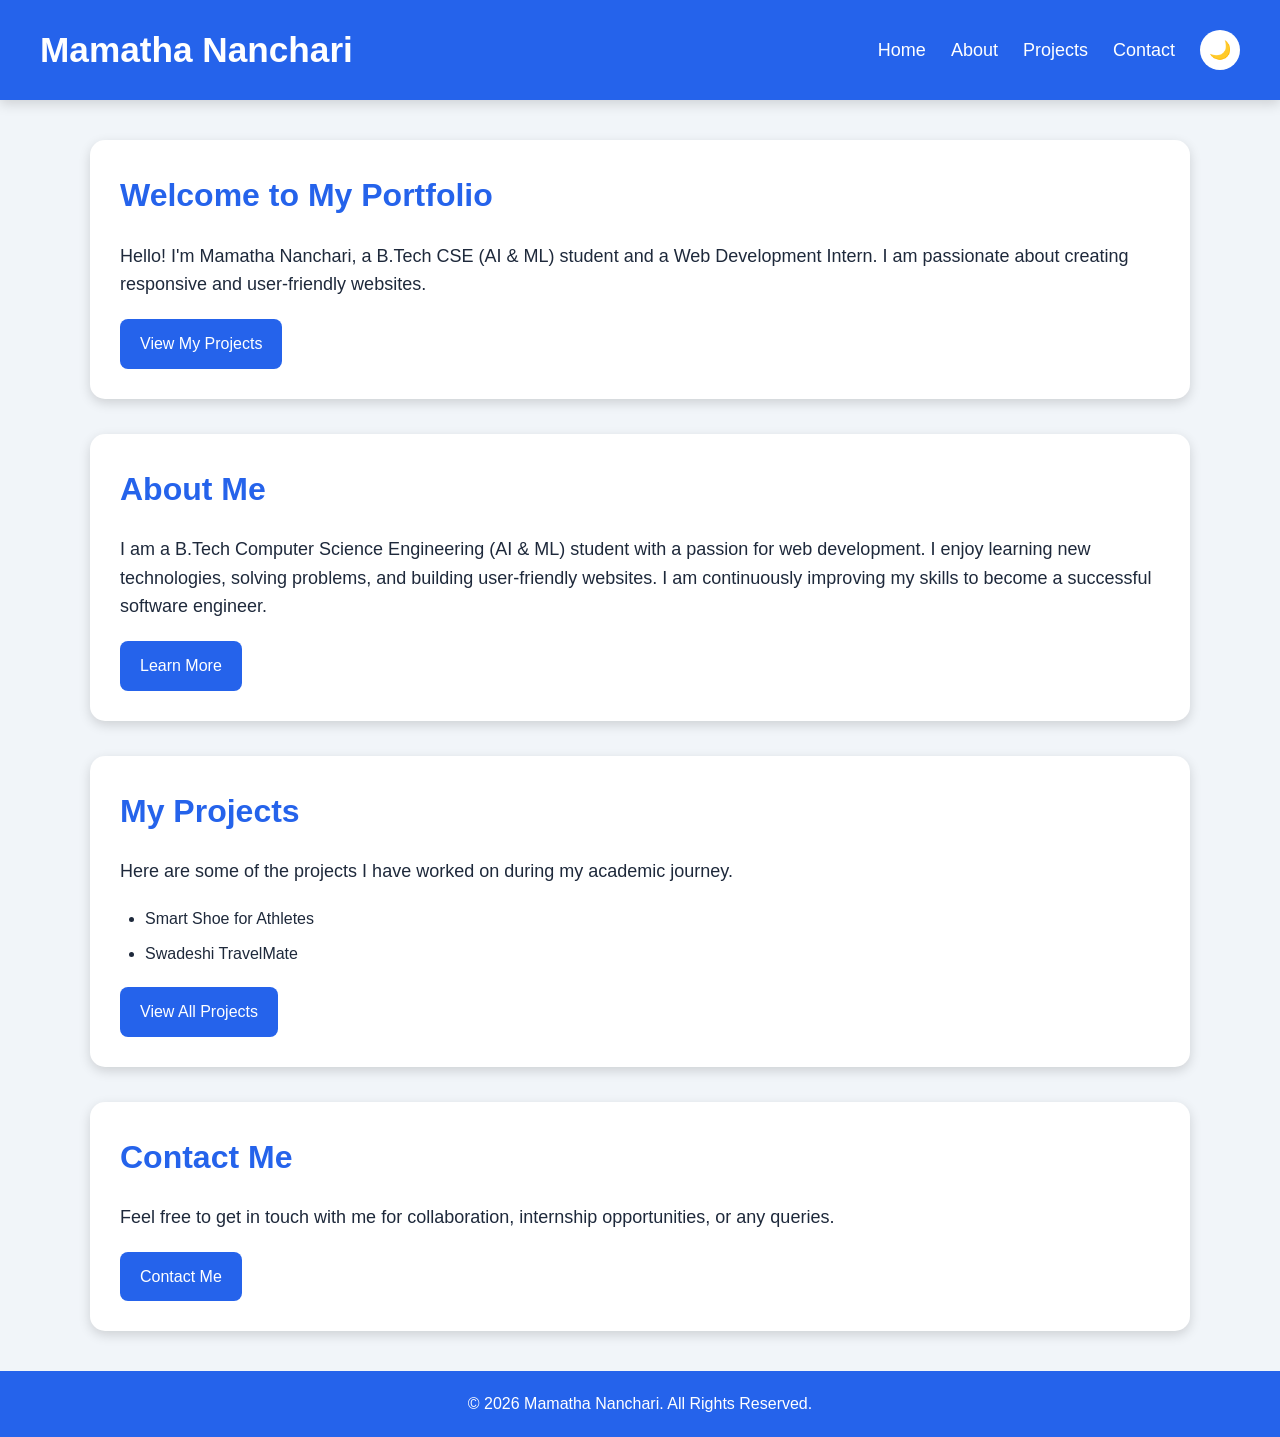
<file: index.html>
<!DOCTYPE html>
<html lang="en">

<head>
    <meta charset="UTF-8">
    <meta name="viewport" content="width=device-width, initial-scale=1.0">

    <meta name="description" content="Personal Portfolio Website of Mamatha Nanchari">
    <meta name="keywords" content="Portfolio, HTML5, CSS3, Web Development, Student">
    <meta name="author" content="Mamatha Nanchari">

    <title>Mamatha Nanchari | Portfolio</title>

    <link rel="stylesheet" href="css/style.css">
</head>

<body>

<header class="header">

    <h1>Mamatha Nanchari</h1>

    <nav class="navbar" aria-label="Main Navigation">
        <a href="index.html">Home</a>
        <a href="about.html">About</a>
        <a href="projects.html">Projects</a>
        <a href="contact.html">Contact</a>

        <button id="theme-toggle">🌙</button>
    </nav>

</header>

<main class="container">

    <section class="card">

        <h2>Welcome to My Portfolio</h2>

        <p>
            Hello! I'm Mamatha Nanchari, a B.Tech CSE (AI & ML) student and a Web Development Intern.
            I am passionate about creating responsive and user-friendly websites.
        </p>

        <a href="projects.html">View My Projects</a>

    </section>

    <section class="card">

        <h2>About Me</h2>

        <p>
            I am a B.Tech Computer Science Engineering (AI & ML) student with a passion for web development.
            I enjoy learning new technologies, solving problems, and building user-friendly websites.
            I am continuously improving my skills to become a successful software engineer.
        </p>

        <a href="about.html">Learn More</a>

    </section>

    <section class="card">

        <h2>My Projects</h2>

        <p>
            Here are some of the projects I have worked on during my academic journey.
        </p>

        <ul>
            <li>Smart Shoe for Athletes</li>
            <li>Swadeshi TravelMate</li>
        </ul>

        <a href="projects.html">View All Projects</a>

    </section>

    <section class="card">

        <h2>Contact Me</h2>

        <p>
            Feel free to get in touch with me for collaboration,
            internship opportunities, or any queries.
        </p>

        <a href="contact.html">Contact Me</a>

    </section>

</main>

<footer>

    <p>&copy; 2026 Mamatha Nanchari. All Rights Reserved.</p>

</footer>

<script src="script.js"></script>

</body>

</html>
</file>
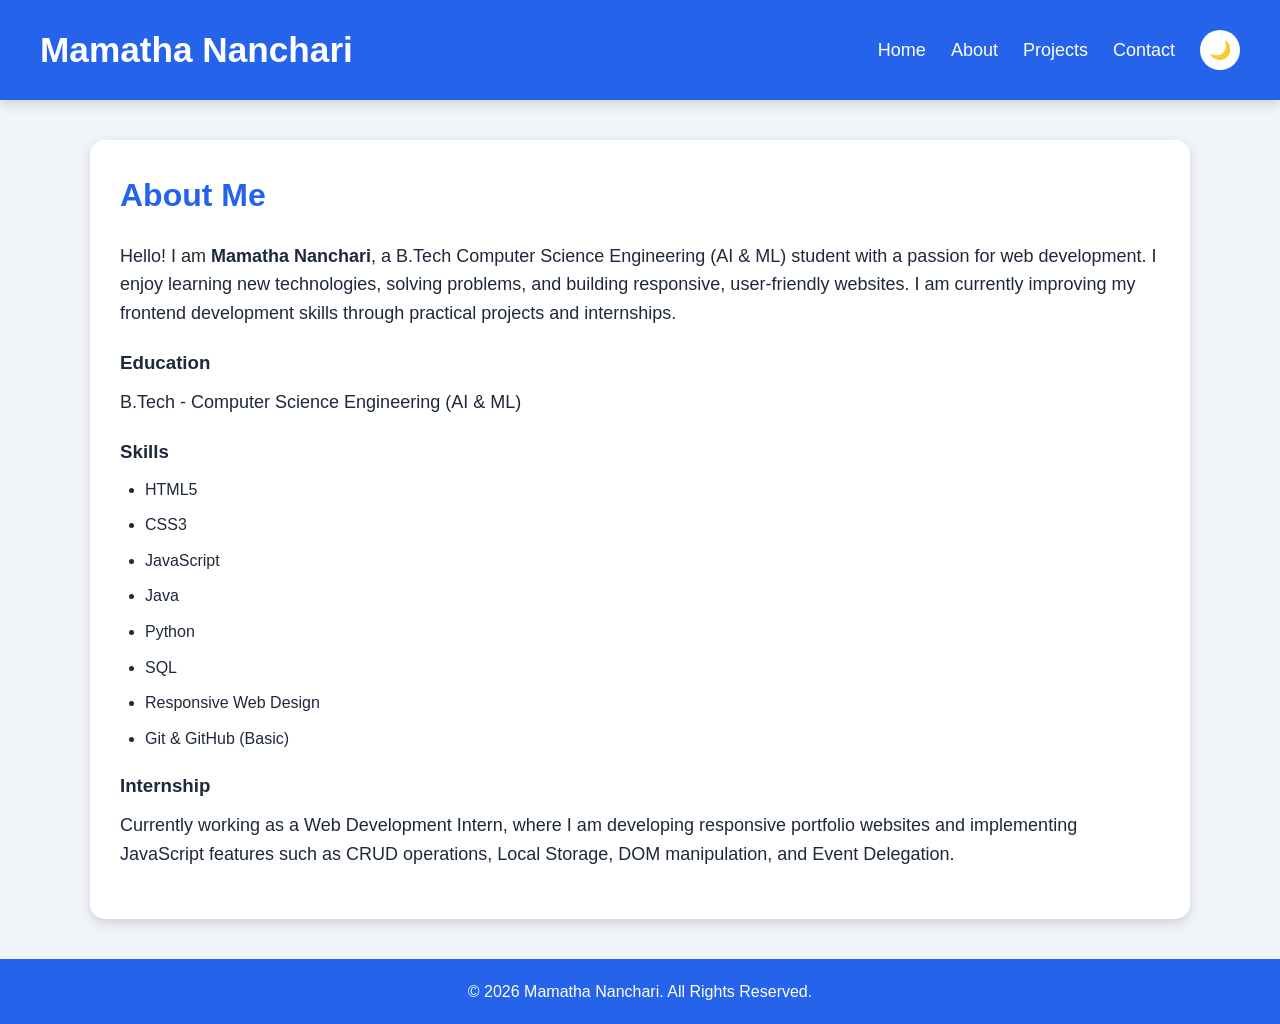
<file: about.html>
<!DOCTYPE html>
<html lang="en">

<head>
    <meta charset="UTF-8">
    <meta name="viewport" content="width=device-width, initial-scale=1.0">

    <meta name="description" content="About Mamatha Nanchari">
    <meta name="keywords" content="Portfolio, HTML5, CSS3, Web Development, Student">
    <meta name="author" content="Mamatha Nanchari">

    <title>About | Mamatha Nanchari</title>

    <link rel="stylesheet" href="css/style.css">
</head>

<body>

    <header class="header">
        <h1>Mamatha Nanchari</h1>

        <nav class="navbar" aria-label="Main Navigation">
            <a href="index.html">Home</a>
            <a href="about.html">About</a>
            <a href="projects.html">Projects</a>
            <a href="contact.html">Contact</a>
            <button id="theme-toggle">🌙</button>
        </nav>
    </header>

    <main class="container">

        <section class="card">

            <h2>About Me</h2>

            <p>
                Hello! I am <strong>Mamatha Nanchari</strong>, a B.Tech Computer Science Engineering (AI & ML) student with a passion for web development. I enjoy learning new technologies, solving problems, and building responsive, user-friendly websites. I am currently improving my frontend development skills through practical projects and internships.
            </p>

            <h3>Education</h3>

            <p>
                B.Tech - Computer Science Engineering (AI & ML)
            </p>

            <h3>Skills</h3>

            <ul>
                <li>HTML5</li>
                <li>CSS3</li>
                <li>JavaScript</li>
                <li>Java</li>
                <li>Python</li>
                <li>SQL</li>
                <li>Responsive Web Design</li>
                <li>Git & GitHub (Basic)</li>
            </ul>

            <h3>Internship</h3>

            <p>
                Currently working as a Web Development Intern, where I am developing responsive portfolio websites and implementing JavaScript features such as CRUD operations, Local Storage, DOM manipulation, and Event Delegation.
            </p>

        </section>

    </main>

    <footer>
        <p>&copy; 2026 Mamatha Nanchari. All Rights Reserved.</p>
    </footer>

    <script src="script.js"></script>

</body>

</html>
</file>
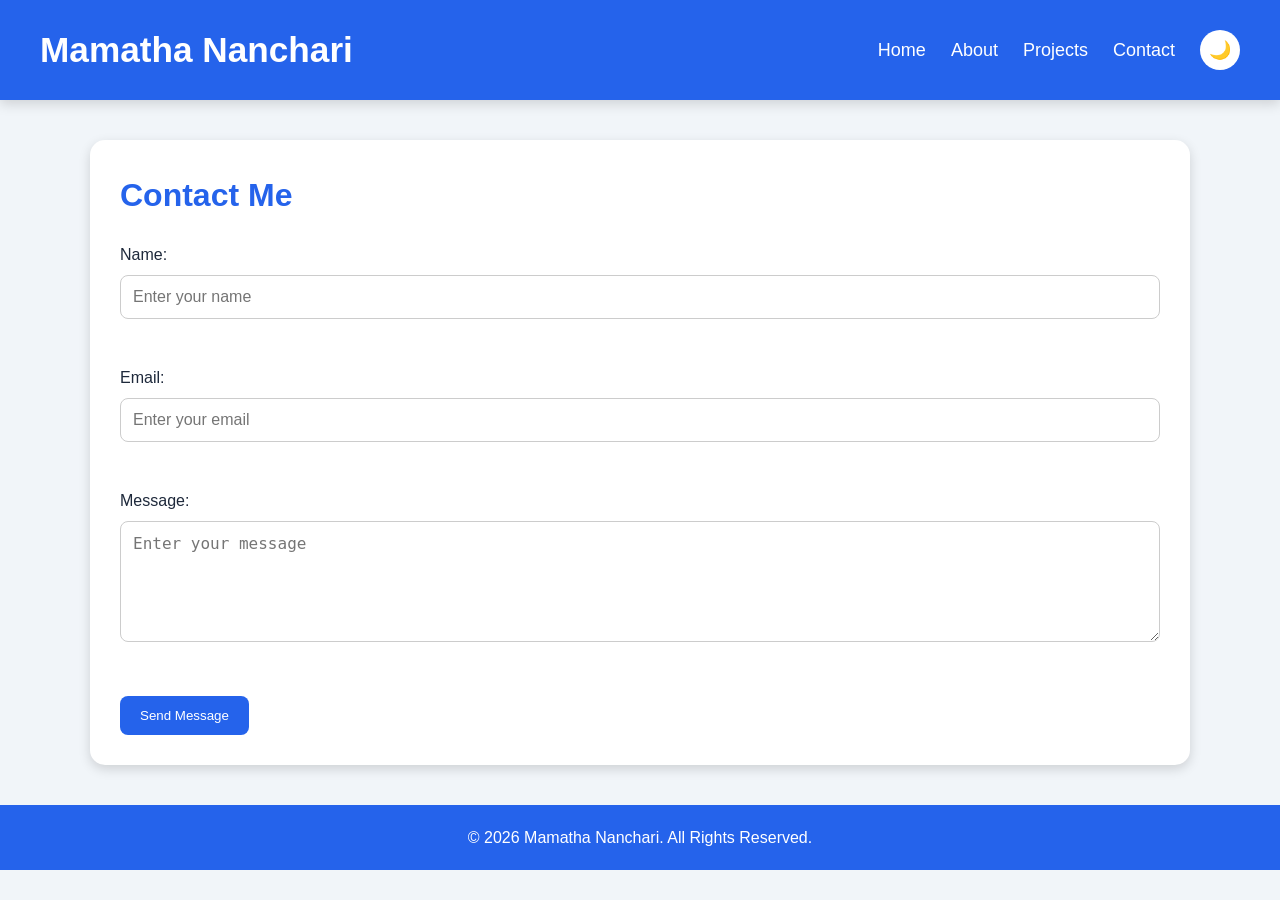
<file: contact.html>
<!DOCTYPE html>
<html lang="en">

<head>
    <meta charset="UTF-8">
    <meta name="viewport" content="width=device-width, initial-scale=1.0">

    <meta name="description" content="Contact Mamatha Nanchari">
    <meta name="keywords" content="Portfolio, HTML5, CSS3, Contact">
    <meta name="author" content="Mamatha Nanchari">

    <title>Contact | Mamatha Nanchari</title>

    <link rel="stylesheet" href="css/style.css">
</head>

<body>

    <header class="header">
        <h1>Mamatha Nanchari</h1>

        <nav class="navbar" aria-label="Main Navigation">
            <a href="index.html">Home</a>
            <a href="about.html">About</a>
            <a href="projects.html">Projects</a>
            <a href="contact.html">Contact</a>
            <button id="theme-toggle">🌙</button>
        </nav>
    </header>

    <main class="container">

        <section class="card">

            <h2>Contact Me</h2>

            <form>

                <label for="name">Name:</label><br>
                <input
                    type="text"
                    id="name"
                    name="name"
                    placeholder="Enter your name"
                    required>

                <br><br>

                <label for="email">Email:</label><br>
                <input
                    type="email"
                    id="email"
                    name="email"
                    placeholder="Enter your email"
                    required>

                <br><br>

                <label for="message">Message:</label><br>

                <textarea
                    id="message"
                    name="message"
                    rows="5"
                    placeholder="Enter your message"
                    required></textarea>

                <br><br>

                <button type="submit">
                    Send Message
                </button>

            </form>

        </section>

    </main>

    <footer>
        <p>&copy; 2026 Mamatha Nanchari. All Rights Reserved.</p>
    </footer>

    <script src="script.js"></script>

</body>

</html>
</file>
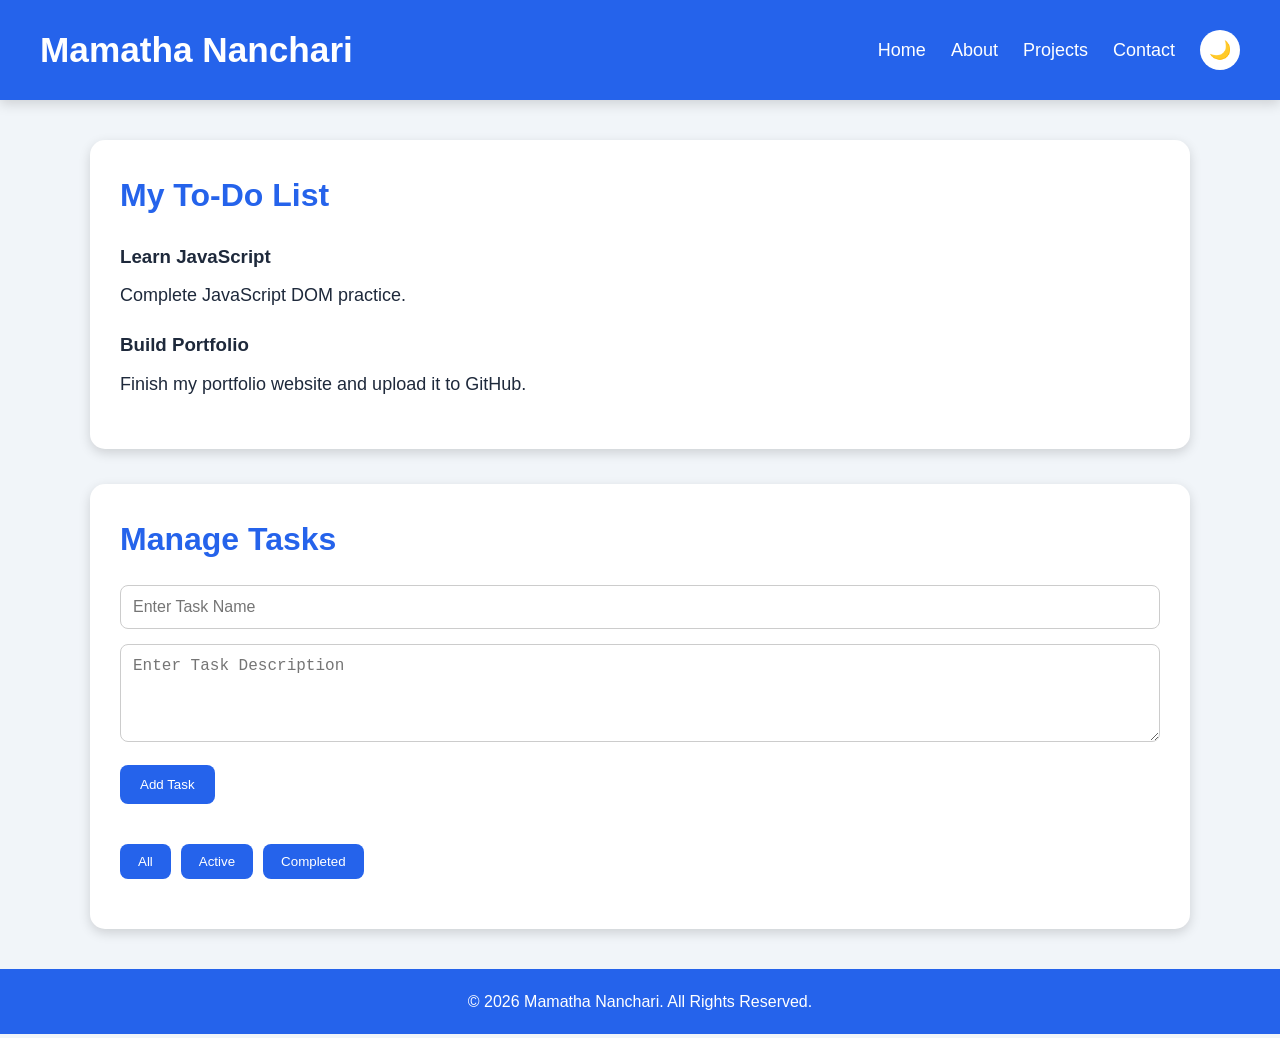
<file: projects.html>
<!DOCTYPE html>
<html lang="en">

<head>
    <meta charset="UTF-8">
    <meta name="viewport" content="width=device-width, initial-scale=1.0">

    <meta name="description" content="Projects of Mamatha Nanchari">
    <meta name="keywords" content="Portfolio, HTML5, CSS3, JavaScript, Projects">
    <meta name="author" content="Mamatha Nanchari">

    <title>Projects | Mamatha Nanchari</title>

    <link rel="stylesheet" href="css/style.css">
</head>

<body>

    <!-- Header -->
    <header class="header">

        <h1>Mamatha Nanchari</h1>

        <nav class="navbar" aria-label="Main Navigation">
            <a href="index.html">Home</a>
            <a href="about.html">About</a>
            <a href="projects.html">Projects</a>
            <a href="contact.html">Contact</a>
            <button id="theme-toggle">🌙</button>
        </nav>

    </header>

    <main class="container">

        <!-- Existing Projects -->

        <section class="card">

            <h2>My To-Do List</h2>

            <article class="project-box">
                <h3>Learn JavaScript</h3>

                <p>
                   Complete JavaScript DOM practice.
                </p>
            </article>

            <article class="project-box">

                <h3>Build Portfolio</h3>

                <p>
                    Finish my portfolio website and upload it to GitHub.
                </p>

            </article>

        </section>

        <!-- ========================= -->
        <!-- Task 3 - Project Manager -->
        <!-- ========================= -->

        <section class="card" id="manage-projects">

            <h2>Manage Tasks</h2>

            <input
                type="text"
                id="projectName"
                placeholder="Enter Task Name">

            <textarea
                id="projectDesc"
                rows="4"
                placeholder="Enter Task Description"></textarea>

            <button id="addProjectBtn">
                Add Task
            </button>

            <div class="filters">

                <button id="allBtn">
                    All
                </button>

                <button id="activeBtn">
                    Active
                </button>

                <button id="completedBtn">
                    Completed
                </button>

            </div>

            <!-- Projects Added by JavaScript -->

            <div id="projectList">

            </div>

        </section>

    </main>

    <!-- Footer -->

    <footer>

        <p>&copy; 2026 Mamatha Nanchari. All Rights Reserved.</p>

    </footer>

    <script src="script.js"></script>

</body>

</html>
</file>
<file: css/style.css>
/* ================================
   CSS VARIABLES
================================ */

:root{
    --primary:#2563eb;
    --secondary:#1d4ed8;
    --white:#ffffff;
    --dark:#1e293b;
    --light:#f1f5f9;
    --shadow:0 4px 12px rgba(0,0,0,0.15);
}

/* ================================
   RESET
================================ */

*{
    margin:0;
    padding:0;
    box-sizing:border-box;
}

/* ================================
   BODY
================================ */

body{
    font-family:Arial, Helvetica, sans-serif;
    background:var(--light);
    color:var(--dark);
    line-height:1.6;
    transition:.4s;
}

/* ================================
   HEADER
================================ */

.header{
    background:var(--primary);
    color:white;
    display:flex;
    justify-content:space-between;
    align-items:center;
    padding:22px 40px;
    box-shadow:var(--shadow);
}

.header h1{
    font-size:2.2rem;
}

/* ================================
   NAVBAR
================================ */

.navbar{
    display:flex;
    align-items:center;
    gap:25px;
}

.navbar a{
    color:white;
    text-decoration:none;
    font-size:18px;
    font-weight:500;
    transition:.3s;
}

.navbar a:hover{
    color:#ffd43b;
}

/* ================================
   THEME BUTTON
================================ */

#theme-toggle{
    width:40px;
    height:40px;
    border:none;
    border-radius:50%;
    cursor:pointer;
    background:white;
    font-size:18px;
    transition:.3s;
}

#theme-toggle:hover{
    transform:scale(1.1);
}

/* ================================
   CONTAINER
================================ */

.container{
    width:90%;
    max-width:1100px;
    margin:40px auto;
}

/* ================================
   CARD
================================ */

.card{
    background:white;
    padding:30px;
    margin-bottom:35px;
    border-radius:15px;
    box-shadow:var(--shadow);
    transition:.3s;
}

.card:hover{
    transform:translateY(-5px);
}

.card h2{
    color:var(--primary);
    margin-bottom:20px;
    font-size:2rem;
}

.card h3{
    margin-bottom:10px;
}

.card p{
    font-size:18px;
    margin-bottom:20px;
}

.card ul{
    margin-left:25px;
    margin-bottom:20px;
}

.card li{
    margin-bottom:10px;
}

/* ================================
   BUTTONS
================================ */

.card a,
.card button{
    display:inline-block;
    background:var(--primary);
    color:white;
    text-decoration:none;
    padding:12px 20px;
    border:none;
    border-radius:8px;
    cursor:pointer;
    transition:.3s;
}

.card a:hover,
.card button:hover{
    background:var(--secondary);
}

/* ================================
   CONTACT FORM
================================ */

form input,
form textarea{
    width:100%;
    padding:12px;
    margin-top:8px;
    margin-bottom:20px;
    border:1px solid #ccc;
    border-radius:8px;
    font-size:16px;
}

form textarea{
    resize:vertical;
}

/* ================================
   PROJECT MANAGER
================================ */

#manage-projects input,
#manage-projects textarea{
    width:100%;
    padding:12px;
    margin-bottom:15px;
    border:1px solid #ccc;
    border-radius:8px;
    font-size:16px;
}

#manage-projects textarea{
    resize:vertical;
}

#addProjectBtn{
    margin-bottom:20px;
}

.filters{
    display:flex;
    gap:10px;
    margin:20px 0;
}

.filters button{
    padding:10px 18px;
}

#projectList{
    list-style:none;
    margin-top:20px;
}

#projectList li{
    background:#f8fafc;
    border:1px solid #ddd;
    border-radius:10px;
    padding:18px;
    margin-bottom:15px;
    display:flex;
    justify-content:space-between;
    align-items:center;
    flex-wrap:wrap;
    box-shadow:0 2px 8px rgba(0,0,0,.08);
}

.project-info{
    flex:1;
}

.project-info h3{
    color:var(--primary);
    margin-bottom:5px;
}

.project-info p{
    margin:0;
}

.project-buttons{
    display:flex;
    gap:10px;
    margin-top:10px;
}

.complete{
    background:#16a34a;
}

.edit{
    background:#f59e0b;
}

.delete{
    background:#dc2626;
}

.complete:hover{
    background:#15803d;
}

.edit:hover{
    background:#d97706;
}

.delete:hover{
    background:#b91c1c;
}

.completed .project-info h3,
.completed .project-info p{
    text-decoration:line-through;
    opacity:.6;
}

/* ================================
   FOOTER
================================ */

footer{
    background:var(--primary);
    color:white;
    text-align:center;
    padding:20px;
    margin-top:30px;
}

/* ================================
   TABLET
================================ */

@media(max-width:768px){

.header{
    flex-direction:column;
    text-align:center;
    gap:20px;
}

.navbar{
    flex-wrap:wrap;
    justify-content:center;
}

.container{
    width:95%;
}

#projectList li{
    flex-direction:column;
    align-items:flex-start;
}

.project-buttons{
    margin-top:15px;
}

}

/* ================================
   MOBILE
================================ */

@media(max-width:480px){

.header h1{
    font-size:1.8rem;
}

.navbar{
    flex-direction:column;
    gap:15px;
}

.card{
    padding:20px;
}

.card h2{
    font-size:1.6rem;
}

.card p{
    font-size:16px;
}

.filters{
    flex-direction:column;
}

.filters button{
    width:100%;
}

.project-buttons{
    width:100%;
    flex-direction:column;
}

.project-buttons button{
    width:100%;
}

}

/* ================================
   DARK MODE
================================ */

.dark-mode{
    background:#111827;
    color:white;
}

.dark-mode .header{
    background:#0f172a;
}

.dark-mode .card{
    background:#1f2937;
    color:white;
}

.dark-mode .card h2{
    color:#60a5fa;
}

.dark-mode .card a,
.dark-mode .card button{
    background:#2563eb;
}

.dark-mode .card a:hover,
.dark-mode .card button:hover{
    background:#1d4ed8;
}

.dark-mode footer{
    background:#0f172a;
}

.dark-mode .navbar a{
    color:white;
}

.dark-mode #theme-toggle{
    background:#374151;
    color:white;
}

.dark-mode form input,
.dark-mode form textarea,
.dark-mode #manage-projects input,
.dark-mode #manage-projects textarea{
    background:#374151;
    color:white;
    border:1px solid #555;
}

.dark-mode #projectList li{
    background:#374151;
    border:1px solid #4b5563;
}

.dark-mode .project-info h3{
    color:#60a5fa;
}
</file>
